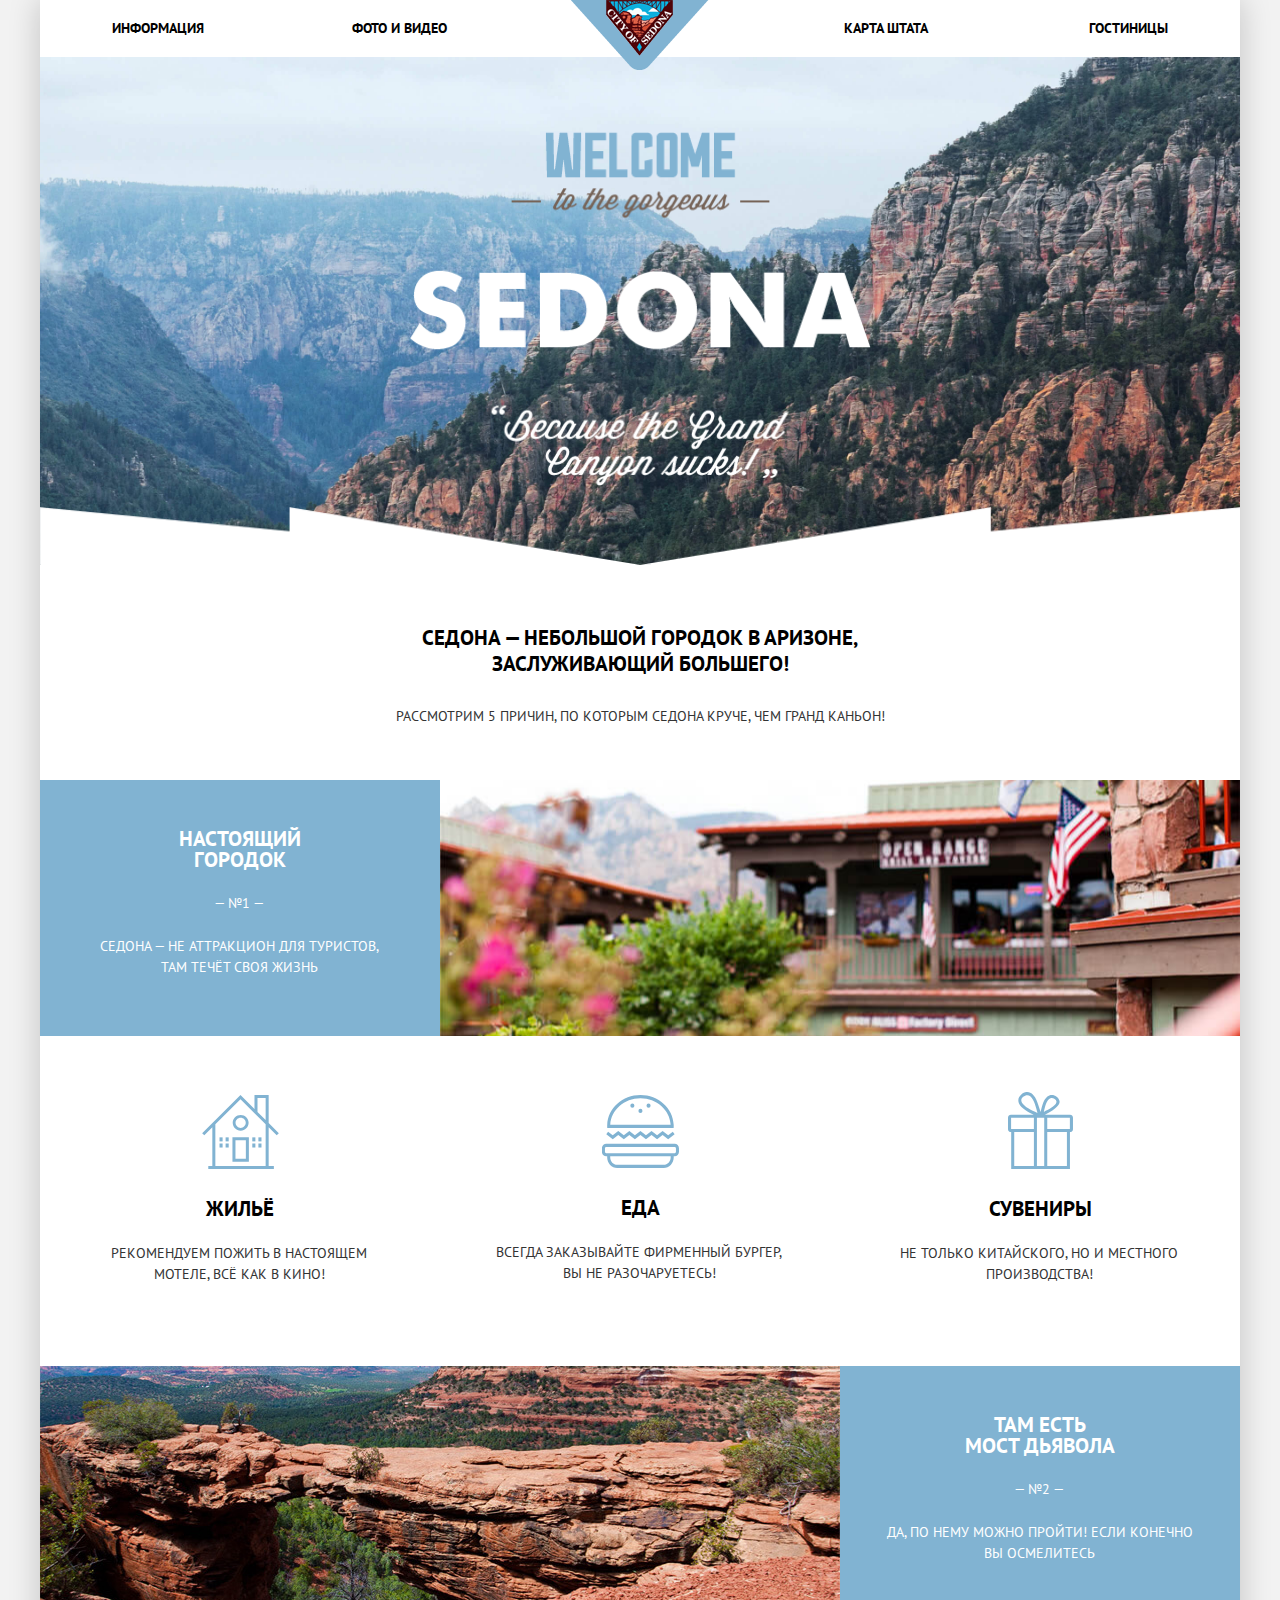
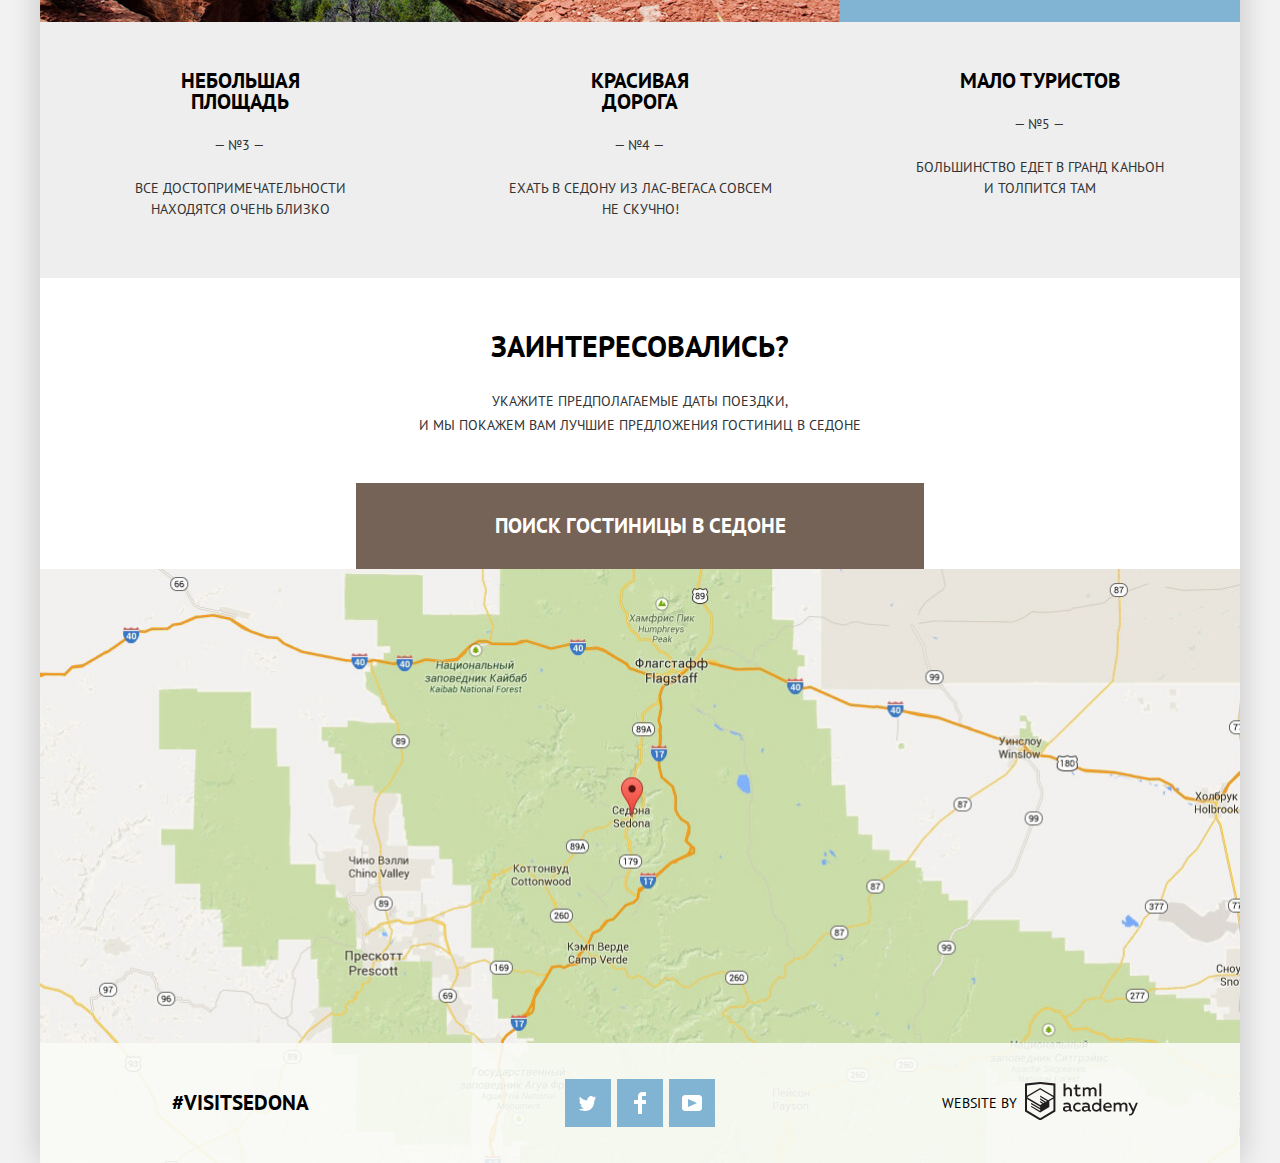
<file: index.html>
<!DOCTYPE html>
<html lang="ru">
  <head>
    <meta charset="utf-8">
    <title>HTML Academy: Седона</title>
    <link href="https://fonts.googleapis.com/css?family=PT+Sans:400,700&amp;subset=latin,cyrillic" rel="stylesheet">
    <link href="css/normalize.css" rel="stylesheet">
    <link href="css/style.css" rel="stylesheet">
  </head>
  <body>
    <div class="page-wrap">
    <header class="main-header">
      <nav class="main-navigation">
        <a class="main-header-logo">
          <img src="img/main-logo.png" width="138" height="70" alt="Логотип City of Sedona">
        </a>
        <ul class="main-header-menu">
          <li><a href="info.html">Информация</a></li>
          <li><a href="gallery.html">Фото и видео</a></li>
          <li><a href="map.html">Карта штата</a></li>
          <li><a href="hotels.html">Гостиницы</a></li>
        </ul>
      </nav>
    </header>

    <main class="main-content-container">
      <h1 class="visually-hidden">Sedona</h1>
      <div class="intro-container">
       <div class="main-content-banner">
        <img src="img/main-banner-words.png" width="461" height="354" alt="Welcome to Sedona">
       </div>
       <div class="main-content-intro">
         <p class="main-content-intro-title">Седона &mdash; небольшой городок в Аризоне, заслуживающий большего!</p>
         <p class="main-content-intro-tеxt">Рассмотрим 5 причин, по которым Седона круче, чем Гранд Каньон!</p>
       </div>
     </div>

      <section class="features">
        <h2 class="visually-hidden">Преимущества Седоны</h2>
        <div class="feature-item">
          <div class="feature-item-text feature-item-text-white">
           <h3>Настоящий городок</h3>
           <span>&mdash; №1 &mdash;</span>
           <p>Седона &mdash; не аттракцион для туристов, там течёт своя жизнь</p>
         </div>

          <div class="feature-item-picture feature-item-picture1">
            <span class="visually-hidden">Из жизни Седоны</span>
          </div>
        </div>

        <div class="feature-extra">
          <div class="feature-extra-item">
            <img src="img/icon-house.svg" width="77" height="75" alt="Дом">
            <h3>Жильё</h3>
            <p>Рекомендуем пожить в настоящем мотеле, всё как в кино!</p>
          </div>
          <div class="feature-extra-item">
            <img src="img/icon-burger.svg" width="77" height="72" alt="Бургер">
            <h3>Еда</h3>
            <p>Всегда заказывайте фирменный бургер, вы не разочаруетесь!</p>
          </div>
          <div class="feature-extra-item">
            <img src="img/icon-gift.svg" width="65" height="79" alt="Подарок">
            <h3>Сувениры</h3>
            <p>Не только китайского, но и местного производства!</p>
          </div>
        </div>

        <div class="feature-item">
          <div class="feature-item-text feature-item-text-white feature-bridge">
            <h3>Там есть<br> мост дьявола</h3>
            <span>&mdash; №2 &mdash;</span>
            <p>Да, по нему можно пройти! Если конечно вы осмелитесь</p>
          </div>
          <div class="feature-item-picture feature-item-picture2">
            <span class="visually-hidden">Мост дьявола</span>
          </div>
        </div>

        <div class="feature-item-other">
          <div class="feature-item-text feature-item-text-other">
            <h3>Небольшая площадь</h3>
            <span>&mdash; №3 &mdash;</span>
            <p>Все достопримечательности находятся очень близко</p>
          </div>
          <div class="feature-item-text feature-item-text-other">
            <h3>Красивая дорога</h3>
            <span>&mdash; №4 &mdash;</span>
            <p>Ехать в Седону из Лас-Вегаса совсем не скучно!</p>
          </div>
          <div class="feature-item-text feature-item-text-other">
            <h3>Мало туристов</h3>
            <span>&mdash; №5 &mdash;</span>
            <p>Большинство едет в Гранд Каньон и толпится там</p>
          </div>
        </div>
      </section>

      <section class="search-section">
        <div class="search-section-container">
         <h2 class="visually-hidden">Поиск гостиницы</h2>
         <p class="search-section-title">Заинтересовались?</p>
         <p>Укажите предполагаемые даты поездки,<br> и мы покажем вам лучшие предложения гостиниц в Седоне</p>
         <button class="button button-brown search-section-button" type="button">Поиск гостиницы в Седоне</button>
        </div>
      </section>
      <div class="main-content-map">
        <span class="visually-hidden">Карта Седоны</span>
        <section class="modal modal-search-form">
          <h3 class="visually-hidden">Форма поиска гостиницы</h3>
          <form class="search-form" action="https://echo.htmlacademy.ru" method="get">
            <div class="date-field-container">
              <label class="date-field-label" for="arrival-date-id">Дата заезда:</label>
              <input class="date-field" type="text" name="arrival-date" id="arrival-date-id" placeholder="24 апреля 2017" pattern="[0-9]{1,2}\s[А-Яа-яЁё]{3,}\s[0-9]{4}">
              <button class="date-field-icon" type="button">
                <svg class="date-field-icon-svg" xmlns="http://www.w3.org/2000/svg" width="21" height="22" viewBox="0 0 21 22"><path d="M19.251 2.025h-2.845V.648c0-.381-.294-.689-.656-.689-.363 0-.656.308-.656.689v1.377h-3.938V.648c0-.381-.294-.689-.655-.689-.363 0-.657.308-.657.689v1.377H5.906V.648c0-.381-.294-.689-.656-.689-.363 0-.657.308-.657.689v1.377H1.75C.784 2.025 0 2.847 0 3.862v16.302C0 21.179.784 22 1.75 22h17.501c.966 0 1.749-.821 1.749-1.836V3.862c0-1.015-.783-1.837-1.749-1.837zm.437 18.139a.448.448 0 0 1-.437.459H1.75a.45.45 0 0 1-.438-.459V3.862a.45.45 0 0 1 .438-.459h2.844v1.378c0 .381.294.689.657.689.362 0 .656-.308.656-.689V3.403h3.938v1.378c0 .381.294.689.657.689.361 0 .655-.308.655-.689V3.403h3.938v1.378c0 .381.293.689.656.689.362 0 .656-.308.656-.689V3.403h2.845c.241 0 .437.206.437.459v16.302z" fill="#a9a9a9"/><path fill="#a9a9a9" d="M4.594 8.225h2.625v2.066H4.594zM4.594 11.668h2.625v2.067H4.594zM4.594 15.112h2.625v2.066H4.594zM9.188 15.112h2.625v2.066H9.188zM9.188 11.668h2.625v2.067H9.188zM9.188 8.225h2.625v2.066H9.188zM13.781 15.112h2.625v2.066h-2.625zM13.781 11.668h2.625v2.067h-2.625zM13.781 8.225h2.625v2.066h-2.625z"/></svg>
              </button>
            </div>
            <div class="date-field-container">
              <label class="date-field-label" for="departure-date-id">Дата выезда:</label>
              <input class="date-field" type="text" name="departure-date" id="departure-date-id" placeholder="4 июля 2017" pattern="[0-9]{1,2}\s[А-Яа-яЁё]{3,}\s[0-9]{4}">
              <button class="date-field-icon" type="button">
                <svg xmlns="http://www.w3.org/2000/svg" width="21" height="22" viewBox="0 0 21 22"><path d="M19.251 2.025h-2.845V.648c0-.381-.294-.689-.656-.689-.363 0-.656.308-.656.689v1.377h-3.938V.648c0-.381-.294-.689-.655-.689-.363 0-.657.308-.657.689v1.377H5.906V.648c0-.381-.294-.689-.656-.689-.363 0-.657.308-.657.689v1.377H1.75C.784 2.025 0 2.847 0 3.862v16.302C0 21.179.784 22 1.75 22h17.501c.966 0 1.749-.821 1.749-1.836V3.862c0-1.015-.783-1.837-1.749-1.837zm.437 18.139a.448.448 0 0 1-.437.459H1.75a.45.45 0 0 1-.438-.459V3.862a.45.45 0 0 1 .438-.459h2.844v1.378c0 .381.294.689.657.689.362 0 .656-.308.656-.689V3.403h3.938v1.378c0 .381.294.689.657.689.361 0 .655-.308.655-.689V3.403h3.938v1.378c0 .381.293.689.656.689.362 0 .656-.308.656-.689V3.403h2.845c.241 0 .437.206.437.459v16.302z" fill="#a9a9a9"/><path d="M4.594 8.225h2.625v2.066H4.594zM4.594 11.668h2.625v2.067H4.594zM4.594 15.112h2.625v2.066H4.594zM9.188 15.112h2.625v2.066H9.188zM9.188 11.668h2.625v2.067H9.188zM9.188 8.225h2.625v2.066H9.188zM13.781 15.112h2.625v2.066h-2.625zM13.781 11.668h2.625v2.067h-2.625zM13.781 8.225h2.625v2.066h-2.625z" fill="#a9a9a9"/></svg>
              </button>
            </div>
            <div class="people-amount-container">
              <div class="people-amount-field-container">
               <label class="people-amount-field-label" for="adults-amount-id">Взрослые:</label>
               <div class="people-amount">
                 <button class="people-amount-button less-amount-button" type="button" id="less-first" value="Уменьшить"> &ndash; </button>
                 <input class="people-amount-field" type="text" name="adults-amount" id="adults-amount-id" placeholder="2" pattern="[0-9]{1,}">
                 <button class="people-amount-button more-amount-button" type="button" id="more-first" value="Увеличить"> + </button>
               </div>
             </div>

             <div class="people-amount-field-container">
               <label class="people-amount-field-label child-amount-label" for="child-amount-id">Дети:</label>
               <div class="people-amount">
                 <button class="people-amount-button less-amount-button" type="button" id="less-second" value="Уменьшить"> &ndash; </button>
                 <input class="people-amount-field" type="text" name="child-amount" id="child-amount-id" placeholder="0" pattern="[0-9]{1,}">
                 <button class="people-amount-button more-amount-button" type="button" id="more-second" value="Увеличить"> + </button>
               </div>
             </div>
            </div>
            <button class="button button-blue search-section-button" type="submit">Найти</button>
          </form>
        </section>
        <iframe src="https://www.google.com/maps/embed?pb=!1m18!1m12!1m3!1d993128.4296320636!2d-112.43373894273469!3d35.152125900203366!2m3!1f0!2f0!3f0!3m2!1i1024!2i768!4f13.1!3m3!1m2!1s0x872da132f942b00d%3A0x5548c523fa6c8efd!2z0KHQtdC00L7QvdCwLCDQkNGA0LjQt9C-0L3QsCA4NjMzNiwg0KHQqNCQ!5e0!3m2!1sru!2sru!4v1530012730404" height="586" style="border:0" allowfullscreen></iframe>
      </div>
    </main>

    <footer class="main-footer">
      <span class="footer-sedona-tag">#visitsedona</span>
      <ul class="footer-social">
        <li>
          <a class="social-button" href="#">
            <span class="visually-hidden">Twitter</span>
            <svg xmlns="http://www.w3.org/2000/svg" xmlns:xlink="http://www.w3.org/1999/xlink" x="0px" y="0px"
        	 width="17px" height="15px" viewBox="0 0 17 15" enable-background="new 0 0 17 15" xml:space="preserve">
              <g id="W6EeEF_1_">
          	  <g>
        		  <path fill="#FFFFFF" d="M10.95,0.144c1.685-0.496,2.984,0.27,3.577,1.179c0.673-0.231,1.331-0.481,2.011-0.708
        			c-0.004,0.861-0.522,1.513-0.857,1.768c0.685,0.17,1.304-0.491,1.304-0.491c-0.169,1-1.006,1.788-1.563,2.024
        			c-0.231,6.75-3.175,11.217-10.077,11.082c-0.522,0,0.075,0-0.446,0c-0.41,0-4.164-0.46-4.898-1.887
        			c2.271,0.196,3.893-0.422,4.693-1.177c-0.96-0.3-2.679-0.477-2.979-2.95C2.064,9.09,2.279,9.212,2.905,9.103
        			C1.705,8.247,0.374,7.53,0.448,5.33c0.285,0.328,1.067,0.536,1.34,0.472c-0.703-0.241-1.97-3.36-0.894-4.952
        			c1.818,1.854,3.735,3.606,7.152,3.773C8.254,2.33,9.183,0.793,10.95,0.144z"/>
        	    </g>
              </g>
            </svg>
          </a>
        </li>
        <li>
          <a class="social-button" href="#">
            <span class="visually-hidden">Facebook</span>
            <svg xmlns="http://www.w3.org/2000/svg" xmlns:xlink="http://www.w3.org/1999/xlink" x="0px" y="0px"
        	 width="12px" height="22px" viewBox="0 0 12 22" enable-background="new 0 0 12 22" xml:space="preserve">
              <path fill="#FFFFFF" d="M12,4V0H8C5.791,0,4,1.791,4,4v4H0v4h4v10h4V12h4V8H8V4H12z"/>
            </svg>
          </a>
        </li>
        <li>
          <a class="social-button" href="#">
            <span class="visually-hidden">Youtube</span>
            <svg xmlns="http://www.w3.org/2000/svg" xmlns:xlink="http://www.w3.org/1999/xlink" x="0px" y="0px"
        	 width="20px" height="16px" viewBox="0 0 20 16" enable-background="new 0 0 20 16" xml:space="preserve">
              <path fill="#FFFFFF" d="M17,0H3C1.35,0,0,1.35,0,3v10c0,1.65,1.35,3,3,3h14c1.65,0,3-1.35,3-3V3C20,1.35,18.65,0,17,0z
        	 M6.027,11.998V4.002L15.014,8L6.027,11.998z"/>
            </svg>
          </a>
        </li>
      </ul>
      <p class="footer-copyright">
        Website by
        <a href="https://htmlacademy.ru/intensive/htmlcss">
          <svg data-name="Layer 1" xmlns="http://www.w3.org/2000/svg" viewBox="0 0 108.08 36.85"><title>logo-htmlacademy-small1</title><path d="M44.61,26.88a2,2,0,0,0,.55-0.1v1.33a3.25,3.25,0,0,1-1.18.21,1.67,1.67,0,0,1-1.67-1,4.84,4.84,0,0,1-3.14,1.08c-1.51,0-2.91-.83-2.91-2.55,0-2.13,2-2.79,3.71-2.79a11.08,11.08,0,0,1,2.17.25v-0.3c0-1-.76-1.77-2.19-1.77a7.42,7.42,0,0,0-3,.64v-1.7a10.21,10.21,0,0,1,3.19-.55c2.36,0,3.81,1.12,3.81,3.65v3a0.54,0.54,0,0,0,.49.59h0.17Zm-6.44-1.13A1.35,1.35,0,0,0,39.63,27h0.11a3.39,3.39,0,0,0,2.41-1V24.58a9.72,9.72,0,0,0-1.81-.21c-1,0-2.16.33-2.16,1.38h0Zm12.36-6.11a5,5,0,0,1,2.57.64V22a4.08,4.08,0,0,0-2.3-.7,2.75,2.75,0,1,0,0,5.49,5,5,0,0,0,2.43-.64v1.71a6.27,6.27,0,0,1-2.76.57A4.21,4.21,0,0,1,46,24.51q0-.21,0-0.41a4.32,4.32,0,0,1,4.18-4.46h0.38Zm12.17,7.24a2,2,0,0,0,.55-0.1v1.33a3.25,3.25,0,0,1-1.18.21,1.67,1.67,0,0,1-1.67-1,4.84,4.84,0,0,1-3.14,1.08c-1.51,0-2.91-.83-2.91-2.55,0-2.13,2-2.79,3.71-2.79a11.08,11.08,0,0,1,2.17.25v-0.3c0-1-.76-1.77-2.19-1.77a7.42,7.42,0,0,0-3,.64v-1.7a10.21,10.21,0,0,1,3.19-.55c2.36,0,3.81,1.12,3.81,3.65v3a0.54,0.54,0,0,0,.49.59h0.17Zm-6.44-1.13A1.35,1.35,0,0,0,57.73,27h0.11a3.39,3.39,0,0,0,2.41-1V24.58a9.72,9.72,0,0,0-1.81-.21c-1.06,0-2.16.33-2.16,1.38h0ZM73,16V28.2H71.35V26.88a3.88,3.88,0,0,1-3.19,1.54,4.4,4.4,0,0,1,0-8.78,3.81,3.81,0,0,1,3,1.3V16H73Zm-4.53,5.22a2.76,2.76,0,1,0,0,5.52A2.86,2.86,0,0,0,71.15,25V23A2.91,2.91,0,0,0,68.49,21.27ZM79,19.64c3.31,0,4.46,2.68,3.92,5.09H76.7c0.21,1.5,1.67,2.11,3.19,2.11a6.11,6.11,0,0,0,2.64-.59v1.6a7.14,7.14,0,0,1-3,.57C77,28.42,74.78,27,74.78,24a4.18,4.18,0,0,1,4-4.39H79Zm0.09,1.54a2.28,2.28,0,0,0-2.44,2.1v0.06H81.3A2,2,0,0,0,79.13,21.18Zm5.73,7V19.87h1.65v1a3.81,3.81,0,0,1,2.78-1.27A2.86,2.86,0,0,1,91.89,21a4.12,4.12,0,0,1,2.91-1.33A3.06,3.06,0,0,1,98,23V28.2h-1.9V23.05a1.59,1.59,0,0,0-1.42-1.75H94.42a2.8,2.8,0,0,0-2.07,1.12V28.2h-1.9V23.05A1.59,1.59,0,0,0,89,21.31H88.8a3,3,0,0,0-2.21,1.29v5.63H84.86Zm21.31-8.33h1.9l-3.91,9.46c-0.9,2.17-2.09,2.86-3.35,2.86a4.76,4.76,0,0,1-1.1-.14V30.46a2.86,2.86,0,0,0,.85.12c0.9,0,1.58-.64,2.07-1.9l0.17-.42-4-8.4h2l2.86,6.29ZM38.73,1.46V6.22a3.81,3.81,0,0,1,2.7-1.14,3.25,3.25,0,0,1,3.44,3.4v5.15H43V8.72a1.81,1.81,0,0,0-1.61-2h-0.3a2.93,2.93,0,0,0-2.32,1.39v5.52h-1.9V1.46h1.9ZM49.94,2.31v3h3V6.91h-3v3.81c0,1.1.5,1.46,1.58,1.46a4.49,4.49,0,0,0,1.69-.33v1.6A6.8,6.8,0,0,1,51,13.8a2.55,2.55,0,0,1-2.86-2.74V6.89H46.58V5.26h1.5V2.74Zm5.4,11.31V5.28H57v1A3.81,3.81,0,0,1,59.77,5a2.86,2.86,0,0,1,2.6,1.33A4.12,4.12,0,0,1,65.28,5,3.06,3.06,0,0,1,68.44,8.4v5.21h-1.9V8.46a1.59,1.59,0,0,0-1.42-1.75H64.89a2.8,2.8,0,0,0-2.07,1.12v5.78h-1.9V8.46A1.59,1.59,0,0,0,59.5,6.71H59.27A3,3,0,0,0,57.06,8v5.63H55.34ZM71.17,1.45H73V13.6H71.17V1.45ZM14.71,0H14.55L0,1.54V28.21l14.55,8.66,14.55-8.66V1.54Zm12.5,27.1L14.55,34.64,1.9,27.12V16.18l12.59,7.5V25L5.86,19.9v1.31l8.68,5.21v1.39L5.87,22.65V24l8.68,5.21,8.75-5.24V18.31L27.2,16V27.12Zm0-12.53-3.48,2-1.6,1L14.51,13v1.31L21,18.23H21l-0.14.09-1,.54-5.37-3.2V17l4.24,2.52-1,.67-3.2-1.9v1.31l2.1,1.24L14.5,22.1,2,14.65,14.51,7.11Zm0-1.32L14.49,5.76,1.91,13.25v-10L14.56,1.92,27.21,3.25v10h0Z" transform="translate(0 -0.02)" fill="#231f20"/></svg>
        </a>
      </p>
    </footer>
  </div>
  <script src="js/script.js"></script>
  </body>
</html>
</file>
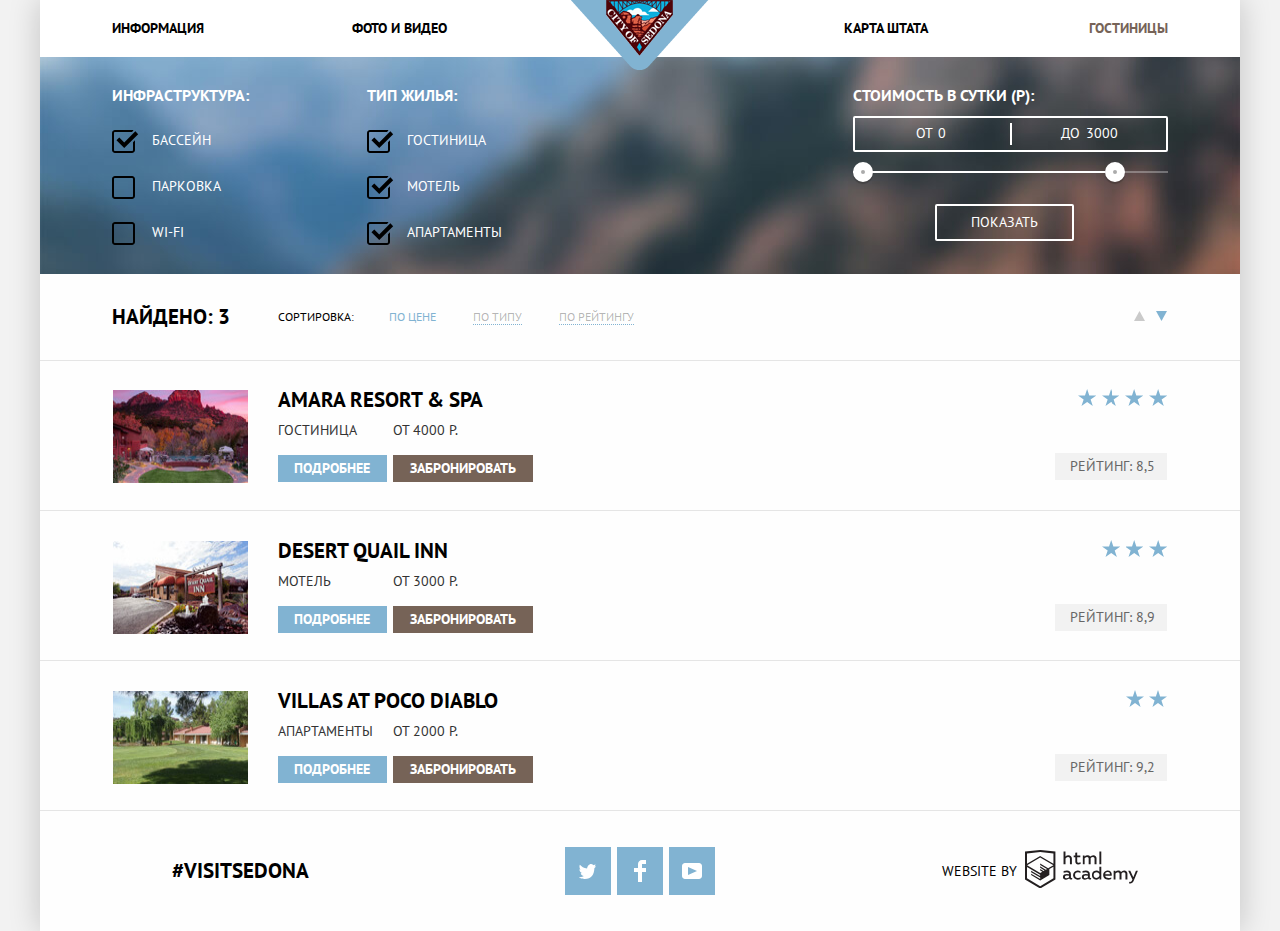
<file: hotels.html>
<!DOCTYPE html>
<html lang="ru">
  <head>
    <meta charset="utf-8">
    <title>Седона: Гостиницы</title>
    <link href="https://fonts.googleapis.com/css?family=PT+Sans:400,700&amp;subset=latin,cyrillic" rel="stylesheet">
    <link href="css/normalize.css" rel="stylesheet">
    <link href="css/style.css" rel="stylesheet">
  </head>
  <body>
    <div class="page-wrap">
    <header class="main-header">
      <nav class="main-navigation">
        <a class="main-header-logo" href="index.html">
          <img src="img/main-logo.png" width="138" height="70" alt="Логотип City of Sedona">
        </a>
        <ul class="main-header-menu">
          <li><a href="info.html">Информация</a></li>
          <li><a href="gallery.html">Фото и видео</a></li>
          <li><a href="map.html">Карта штата</a></li>
          <li class="main-header-menu-current"><a>Гостиницы</a></li>
        </ul>
      </nav>
    </header>

    <main class="main-content-container">
      <h1 class="visually-hidden">Гостиницы</h1>

      <section class="filters">
        <h2 class="visually-hidden">Фильтр по гостиницам</h2>
        <form class="filters-form" action="https://echo.htmlacademy.ru" method="get">
         <div class="filters-form-container">
          <fieldset class="filters-form-item">
            <legend class="filters-form-item-title">Инфраструктура:</legend>
            <ul class="filters-form-item-list">
              <li class="filter-option">
                <input class="visually-hidden filter-input filter-input-checkbox" type="checkbox" name="pool" id="pool-id" checked>
                <label class="filter-input-checkbox-label" for="pool-id">Бассейн</label>
              </li>
              <li class="filter-option">
                <input class="visually-hidden filter-input filter-input-checkbox" type="checkbox" name="parking" id="parking-id">
                <label class="filter-input-checkbox-label" for="parking-id">Парковка</label>
              </li>
              <li class="filter-option">
                <input class="visually-hidden filter-input filter-input-checkbox" type="checkbox" name="wi-fi" id="wi-fi-id">
                <label class="filter-input-checkbox-label" for="wi-fi-id">Wi-fi</label>
              </li>
            </ul>
          </fieldset>
          <fieldset class="filters-form-item">
            <legend class="filters-form-item-title">Тип жилья:</legend>
            <ul class="filters-form-item-list">
              <li class="filter-option">
                <input class="visually-hidden filter-input filter-input-checkbox" type="checkbox" name="hotel" id="hotel-id" checked>
                <label class="filter-input-checkbox-label" for="hotel-id">Гостиница</label>
              </li>
              <li class="filter-option">
                <input class="visually-hidden filter-input filter-input-checkbox" type="checkbox" name="motel" id="motel-id" checked>
                <label class="filter-input-checkbox-label" for="motel-id">Мотель</label>
              </li>
              <li class="filter-option">
                <input class="visually-hidden filter-input filter-input-checkbox" type="checkbox" name="apartments" id="apartments-id" checked>
                <label class="filter-input-checkbox-label" for="apartments-id">Апартаменты</label>
              </li>
            </ul>
          </fieldset>
        </div>
        <div class="hotel-cost-container">
          <div class="hotel-cost-title">Стоимость в сутки (р):</div>
          <div class="price-controls">
            <label class="min-price">от <input type="text" name="min-price" value="0"></label>
            <label class="max-price">до <input type="text" name="max-price" value="3000"></label>
          </div>
          <div class="range-controls">
            <div class="scale">
            <div class="bar"></div>
            </div>
            <div class="range-toggle range-toggle-min"></div>
            <div class="range-toggle range-toggle-max"></div>
          </div>
          <button class="button filter-button" type="submit">Показать</button>
        </div>
       </form>
      </section>

      <section class="results-info">
       <h2 class="visually-hidden">Результаты поиска</h2>
       <div class="results-container">
        <span class="results-amount">Найдено: 3</span>
        <span class="results-sorting-title">Сортировка:</span>
        <ul class="results-sorting">
          <li><a class="results-sorting-active">по цене</a></li>
          <li><a class="results-sorting-inactive" href="#">по типу</a></li>
          <li><a class="results-sorting-inactive" href="#">по рейтингу</a></li>
        </ul>
       </div>
       <div class="results-switch">
          <a class="results-switch-item" href="#"><span class="visually-hidden">По возрастанию</span>
            <svg xmlns="http://www.w3.org/2000/svg" xmlns:xlink="http://www.w3.org/1999/xlink" x="0px" y="0px"
          	 width="11px" height="10px" viewBox="0 0 11 10" enable-background="new 0 0 11 10" xml:space="preserve">
              <polygon fill="#cacaca" points="5.5,0 0,10 11,10 "/>
            </svg>
         </a>
          <a class="results-switch-item current"><span class="visually-hidden">По убыванию</span>
            <svg xmlns="http://www.w3.org/2000/svg" xmlns:xlink="http://www.w3.org/1999/xlink" x="0px" y="0px"
            	 width="11px" height="10px" viewBox="0 0 11 10" enable-background="new 0 0 11 10" xml:space="preserve">
              <polyline fill="#81b3d2" points="5.5,10 0,0 11,0 "/>
            </svg>
          </a>
       </div>
      </section>

      <section class="hotels-list">
        <div class="hotels-list-item">
          <img src="img/amara-hotel.jpg" width="135" height="93" alt="Amara Resort &amp; Spa">
          <div class="hotel-description-container">
           <h3><a class="hotel-name" href="#">Amara Resort &amp; Spa</a></h3>
           <div class="hotel-type">
            <span class="hotel-description">Гостиница</span>
            <span class="hotel-description">от 4000 p.</span>
           </div>
           <div class="hotels-list-item-navigation">
             <a class="button button-blue hotel-button" href="#">Подробнее</a>
             <a class="button button-brown hotel-button" href="#">Забронировать</a>
           </div>
          </div>
          <div class="hotels-list-item-rating">
            <span class="hotel-rating-info hotel-rating-info-amara">Рейтинг: 8,5</span>
          </div>
        </div>
        <div class="hotels-list-item">
          <img src="img/desert-hotel.jpg" width="135" height="93" alt="Desert Quail Inn">
          <div class="hotel-description-container">
           <h3><a class="hotel-name" href="#">Desert Quail Inn</a></h3>
           <div class="hotel-type">
            <span class="hotel-description">Мотель</span>
            <span class="hotel-description">от 3000 p.</span>
          </div>
           <div class="hotels-list-item-navigation">
             <a class="button button-blue hotel-button" href="#">Подробнее</a>
             <a class="button button-brown hotel-button" href="#">Забронировать</a>
           </div>
          </div>
          <div class="hotels-list-item-rating">
            <span class="hotel-rating-info hotel-rating-info-desert">Рейтинг: 8,9</span>
          </div>
        </div>
        <div class="hotels-list-item">
          <img src="img/villas-hotel.jpg" width="135" height="93" alt="Villas at Poco Diablo">
          <div class="hotel-description-container">
           <h3><a class="hotel-name" href="#">Villas at Poco Diablo</a></h3>
           <div class="hotel-type">
             <span class="hotel-description">Апартаменты</span>
             <span class="hotel-description">от 2000 p.</span>
           </div>
           <div class="hotels-list-item-navigation">
             <a class="button button-blue hotel-button" href="#">Подробнее</a>
             <a class="button button-brown hotel-button" href="#">Забронировать</a>
           </div>
          </div>
          <div class="hotels-list-item-rating">
          <span class="hotel-rating-info hotel-rating-info-villas">Рейтинг: 9,2</span>
          </div>
        </div>
      </section>
    </main>

    <footer class="main-footer inner-footer">
      <span class="footer-sedona-tag">#visitsedona</span>
      <ul class="footer-social">
        <li>
          <a class="social-button" href="#">
            <span class="visually-hidden">Twitter</span>
            <svg xmlns="http://www.w3.org/2000/svg" xmlns:xlink="http://www.w3.org/1999/xlink" x="0px" y="0px"
        	 width="17px" height="15px" viewBox="0 0 17 15" enable-background="new 0 0 17 15" xml:space="preserve">
              <g id="W6EeEF_1_">
          	  <g>
        		  <path fill="#FFFFFF" d="M10.95,0.144c1.685-0.496,2.984,0.27,3.577,1.179c0.673-0.231,1.331-0.481,2.011-0.708
        			c-0.004,0.861-0.522,1.513-0.857,1.768c0.685,0.17,1.304-0.491,1.304-0.491c-0.169,1-1.006,1.788-1.563,2.024
        			c-0.231,6.75-3.175,11.217-10.077,11.082c-0.522,0,0.075,0-0.446,0c-0.41,0-4.164-0.46-4.898-1.887
        			c2.271,0.196,3.893-0.422,4.693-1.177c-0.96-0.3-2.679-0.477-2.979-2.95C2.064,9.09,2.279,9.212,2.905,9.103
        			C1.705,8.247,0.374,7.53,0.448,5.33c0.285,0.328,1.067,0.536,1.34,0.472c-0.703-0.241-1.97-3.36-0.894-4.952
        			c1.818,1.854,3.735,3.606,7.152,3.773C8.254,2.33,9.183,0.793,10.95,0.144z"/>
        	    </g>
              </g>
            </svg>
          </a>
        </li>
        <li>
          <a class="social-button" href="#">
            <span class="visually-hidden">Facebook</span>
            <svg xmlns="http://www.w3.org/2000/svg" xmlns:xlink="http://www.w3.org/1999/xlink" x="0px" y="0px"
        	 width="12px" height="22px" viewBox="0 0 12 22" enable-background="new 0 0 12 22" xml:space="preserve">
              <path fill="#FFFFFF" d="M12,4V0H8C5.791,0,4,1.791,4,4v4H0v4h4v10h4V12h4V8H8V4H12z"/>
            </svg>
          </a>
        </li>
        <li>
          <a class="social-button" href="#">
            <span class="visually-hidden">Youtube</span>
            <svg xmlns="http://www.w3.org/2000/svg" xmlns:xlink="http://www.w3.org/1999/xlink" x="0px" y="0px"
        	 width="20px" height="16px" viewBox="0 0 20 16" enable-background="new 0 0 20 16" xml:space="preserve">
              <path fill="#FFFFFF" d="M17,0H3C1.35,0,0,1.35,0,3v10c0,1.65,1.35,3,3,3h14c1.65,0,3-1.35,3-3V3C20,1.35,18.65,0,17,0z
        	 M6.027,11.998V4.002L15.014,8L6.027,11.998z"/>
            </svg>
          </a>
        </li>
      </ul>
      <p class="footer-copyright">
        Website by
        <a href="https://htmlacademy.ru/intensive/htmlcss">
          <svg data-name="Layer 1" xmlns="http://www.w3.org/2000/svg" viewBox="0 0 108.08 36.85"><title>logo-htmlacademy-small1</title><path d="M44.61,26.88a2,2,0,0,0,.55-0.1v1.33a3.25,3.25,0,0,1-1.18.21,1.67,1.67,0,0,1-1.67-1,4.84,4.84,0,0,1-3.14,1.08c-1.51,0-2.91-.83-2.91-2.55,0-2.13,2-2.79,3.71-2.79a11.08,11.08,0,0,1,2.17.25v-0.3c0-1-.76-1.77-2.19-1.77a7.42,7.42,0,0,0-3,.64v-1.7a10.21,10.21,0,0,1,3.19-.55c2.36,0,3.81,1.12,3.81,3.65v3a0.54,0.54,0,0,0,.49.59h0.17Zm-6.44-1.13A1.35,1.35,0,0,0,39.63,27h0.11a3.39,3.39,0,0,0,2.41-1V24.58a9.72,9.72,0,0,0-1.81-.21c-1,0-2.16.33-2.16,1.38h0Zm12.36-6.11a5,5,0,0,1,2.57.64V22a4.08,4.08,0,0,0-2.3-.7,2.75,2.75,0,1,0,0,5.49,5,5,0,0,0,2.43-.64v1.71a6.27,6.27,0,0,1-2.76.57A4.21,4.21,0,0,1,46,24.51q0-.21,0-0.41a4.32,4.32,0,0,1,4.18-4.46h0.38Zm12.17,7.24a2,2,0,0,0,.55-0.1v1.33a3.25,3.25,0,0,1-1.18.21,1.67,1.67,0,0,1-1.67-1,4.84,4.84,0,0,1-3.14,1.08c-1.51,0-2.91-.83-2.91-2.55,0-2.13,2-2.79,3.71-2.79a11.08,11.08,0,0,1,2.17.25v-0.3c0-1-.76-1.77-2.19-1.77a7.42,7.42,0,0,0-3,.64v-1.7a10.21,10.21,0,0,1,3.19-.55c2.36,0,3.81,1.12,3.81,3.65v3a0.54,0.54,0,0,0,.49.59h0.17Zm-6.44-1.13A1.35,1.35,0,0,0,57.73,27h0.11a3.39,3.39,0,0,0,2.41-1V24.58a9.72,9.72,0,0,0-1.81-.21c-1.06,0-2.16.33-2.16,1.38h0ZM73,16V28.2H71.35V26.88a3.88,3.88,0,0,1-3.19,1.54,4.4,4.4,0,0,1,0-8.78,3.81,3.81,0,0,1,3,1.3V16H73Zm-4.53,5.22a2.76,2.76,0,1,0,0,5.52A2.86,2.86,0,0,0,71.15,25V23A2.91,2.91,0,0,0,68.49,21.27ZM79,19.64c3.31,0,4.46,2.68,3.92,5.09H76.7c0.21,1.5,1.67,2.11,3.19,2.11a6.11,6.11,0,0,0,2.64-.59v1.6a7.14,7.14,0,0,1-3,.57C77,28.42,74.78,27,74.78,24a4.18,4.18,0,0,1,4-4.39H79Zm0.09,1.54a2.28,2.28,0,0,0-2.44,2.1v0.06H81.3A2,2,0,0,0,79.13,21.18Zm5.73,7V19.87h1.65v1a3.81,3.81,0,0,1,2.78-1.27A2.86,2.86,0,0,1,91.89,21a4.12,4.12,0,0,1,2.91-1.33A3.06,3.06,0,0,1,98,23V28.2h-1.9V23.05a1.59,1.59,0,0,0-1.42-1.75H94.42a2.8,2.8,0,0,0-2.07,1.12V28.2h-1.9V23.05A1.59,1.59,0,0,0,89,21.31H88.8a3,3,0,0,0-2.21,1.29v5.63H84.86Zm21.31-8.33h1.9l-3.91,9.46c-0.9,2.17-2.09,2.86-3.35,2.86a4.76,4.76,0,0,1-1.1-.14V30.46a2.86,2.86,0,0,0,.85.12c0.9,0,1.58-.64,2.07-1.9l0.17-.42-4-8.4h2l2.86,6.29ZM38.73,1.46V6.22a3.81,3.81,0,0,1,2.7-1.14,3.25,3.25,0,0,1,3.44,3.4v5.15H43V8.72a1.81,1.81,0,0,0-1.61-2h-0.3a2.93,2.93,0,0,0-2.32,1.39v5.52h-1.9V1.46h1.9ZM49.94,2.31v3h3V6.91h-3v3.81c0,1.1.5,1.46,1.58,1.46a4.49,4.49,0,0,0,1.69-.33v1.6A6.8,6.8,0,0,1,51,13.8a2.55,2.55,0,0,1-2.86-2.74V6.89H46.58V5.26h1.5V2.74Zm5.4,11.31V5.28H57v1A3.81,3.81,0,0,1,59.77,5a2.86,2.86,0,0,1,2.6,1.33A4.12,4.12,0,0,1,65.28,5,3.06,3.06,0,0,1,68.44,8.4v5.21h-1.9V8.46a1.59,1.59,0,0,0-1.42-1.75H64.89a2.8,2.8,0,0,0-2.07,1.12v5.78h-1.9V8.46A1.59,1.59,0,0,0,59.5,6.71H59.27A3,3,0,0,0,57.06,8v5.63H55.34ZM71.17,1.45H73V13.6H71.17V1.45ZM14.71,0H14.55L0,1.54V28.21l14.55,8.66,14.55-8.66V1.54Zm12.5,27.1L14.55,34.64,1.9,27.12V16.18l12.59,7.5V25L5.86,19.9v1.31l8.68,5.21v1.39L5.87,22.65V24l8.68,5.21,8.75-5.24V18.31L27.2,16V27.12Zm0-12.53-3.48,2-1.6,1L14.51,13v1.31L21,18.23H21l-0.14.09-1,.54-5.37-3.2V17l4.24,2.52-1,.67-3.2-1.9v1.31l2.1,1.24L14.5,22.1,2,14.65,14.51,7.11Zm0-1.32L14.49,5.76,1.91,13.25v-10L14.56,1.92,27.21,3.25v10h0Z" transform="translate(0 -0.02)" fill="#231f20"/></svg>
        </a>
      </p>
    </footer>
  </div>

  </body>
</html>
</file>
<file: css/style.css>
body {
  margin: 0;
  padding: 0;
  font-family: "PT Sans", Arial, sans-serif;
  font-size: 14px;
  line-height: 26px;
  font-weight: 700;
  color: #000000;
  text-transform: uppercase;
  background-color: #f2f2f2;
}

.page-wrap {
  display: -webkit-box;
  display: -ms-flexbox;
  display: flex;
  -webkit-box-orient: vertical;
  -webkit-box-direction: normal;
      -ms-flex-direction: column;
          flex-direction: column;
  -webkit-box-pack: center;
      -ms-flex-pack: center;
          justify-content: center;
  min-width: 768px;
  max-width: 1200px;
  margin: 0 auto;
  background-color: #ffffff;
  -webkit-box-shadow: 0px 0px 30px 0px rgba(0, 1, 1, 0.2);
          box-shadow: 0px 0px 30px 0px rgba(0, 1, 1, 0.2);
  overflow: hidden;
}

a {
  text-decoration: none;
}

img {
  max-width: 100%;
  height: auto;
}

.main-header {
  position: relative;
  margin: 0;
  padding: 0 6%;
}

.main-navigation {
  display: -webkit-box;
  display: -ms-flexbox;
  display: flex;
  -webkit-box-orient: vertical;
  -webkit-box-direction: normal;
      -ms-flex-direction: column;
          flex-direction: column;
  -webkit-box-align: center;
      -ms-flex-align: center;
          align-items: center;
  -webkit-box-pack: justify;
      -ms-flex-pack: justify;
          justify-content: space-between;
  margin: 0;
  padding: 0;
  color: #000000;
  background-color: #ffffff;
}

.main-header-logo {
  position: absolute;
  left: 50%;
  -webkit-transform: translateX(-69px);
      -ms-transform: translateX(-69px);
          transform: translateX(-69px);
}

.main-header-menu {
  display: -webkit-box;
  display: -ms-flexbox;
  display: flex;
  -webkit-box-orient: horizontal;
  -webkit-box-direction: normal;
      -ms-flex-direction: row;
          flex-direction: row;
  -webkit-box-pack: justify;
      -ms-flex-pack: justify;
          justify-content: flex-start;
  -webkit-box-align: center;
      -ms-flex-align: center;
          align-items: center;
  -ms-flex-item-align: stretch;
      align-self: stretch;
  -ms-flex-wrap: wrap;
      flex-wrap: wrap;
  padding: 15px 0 16px;
  margin: 0;
  list-style: none;
}

.main-header-menu li {
  width: 22.75%;
}

.main-header-menu li:nth-child(4n+2) {
  margin-right: 4.5%;
}

.main-header-menu li:nth-child(4n+3) {
  margin-left: 4.5%;
}

.main-header-menu li:nth-child(4n+3),
.main-header-menu li:nth-child(4n+4) {
  text-align: right;
}

.main-header-menu a {
  color: #000000;
}

.main-header-menu a:hover,
.main-header-menu a:focus {
  color: #81b3d2;
}

.main-header-menu a:active {
  color: #000000;
  opacity: 0.3;
}

.main-header-menu-current a,
.main-header-menu-current a:hover {
  color: #766357;
}

.intro-container {
  display: -webkit-box;
  display: -ms-flexbox;
  display: flex;
  margin: 0;
  padding: 0;
  -webkit-box-orient: vertical;
  -webkit-box-direction: normal;
      -ms-flex-direction: column;
          flex-direction: column;
  -webkit-box-align: center;
      -ms-flex-align: center;
          align-items: center;
}

.main-content-banner {
  min-height: 508px;
  text-align: center;
  width: 100%;
  margin: auto;
  background-image:
       url("../img/main-banner-mask.png"),
       url("../img/main-banner-back.jpg");
  background-size: 100% 58px, 100%;
  background-position: center bottom, center 28%;
  background-repeat: no-repeat;
  background-color: #2c3e45;
}

.main-content-banner img {
  padding-top: 75px;
}

.main-content-intro {
 width: 570px;
 margin: 0 auto;
 padding: 0;
}

.main-content-intro-title {
  font-size: 21px;
  line-height: 26px;
  text-align: center;
  margin: 0;
  padding: 0;
  padding-top: 60px;
  padding-bottom: 26px;
}

.main-content-intro-tеxt {
  color: #333333;
  font-weight: 400;
  text-align: center;
  margin: 0;
  padding: 0;
  margin-bottom: 51px;
}

.features {
  display: -webkit-box;
  display: -ms-flexbox;
  display: flex;
  -webkit-box-orient: vertical;
  -webkit-box-direction: normal;
      -ms-flex-direction: column;
          flex-direction: column;
  -webkit-box-pack: justify;
      -ms-flex-pack: justify;
          justify-content: space-between;
}

.feature-item,
.feature-item-other {
  display: -webkit-box;
  display: -ms-flexbox;
  display: flex;
  -webkit-box-orient: horizontal;
  -webkit-box-direction: normal;
      -ms-flex-direction: row;
          flex-direction: row;
  -webkit-box-align: stretch;
      -ms-flex-align: stretch;
          align-items: stretch;
  min-height: 256px;
}

.feature-extra {
  display: -webkit-box;
  display: -ms-flexbox;
  display: flex;
  -webkit-box-orient: horizontal;
  -webkit-box-direction: normal;
      -ms-flex-direction: row;
          flex-direction: row;
  -webkit-box-align: start;
      -ms-flex-align: start;
          align-items: flex-start;
  min-height: 330px;
}

.feature-item-text,
.feature-extra-item {
  display: -webkit-box;
  display: -ms-flexbox;
  display: flex;
  -webkit-box-orient: vertical;
  -webkit-box-direction: normal;
      -ms-flex-direction: column;
          flex-direction: column;
  -webkit-box-align: center;
      -ms-flex-align: center;
          align-items: center;
  width: 33.4%;
  text-align: center;
  padding-bottom: 35px;
}

.feature-item-picture {
  width: 66.7%;
  background-size: cover;
  background-position: center;
  background-repeat: no-repeat;
}

.feature-item-picture1 {
  background-image: url("../img/feature-first.jpg");
  background-color: #fbcbbf;
}

.feature-item-picture2 {
  background-image: url("../img/feature-second.jpg");
  background-color: #e9b8a1;
  -webkit-box-ordinal-group: 0;
      -ms-flex-order: -1;
          order: -1;
}

.feature-item-text h3,
.feature-extra-item h3 {
  font-size: 21px;
  line-height: 21px;
  max-width: 100%;
  -webkit-box-sizing: border-box;
         box-sizing: border-box;
}

.feature-item-text h3,
.feature-item-text p,
.feature-extra-item h3,
.feature-extra-item p,
.feature-extra-item img {
  margin: 0;
  padding: 0;
}

.feature-item-text span,
.feature-item-text p,
.feature-extra-item p {
  color: #333333;
  line-height: 21px;
  font-weight: 400;
  max-width: 71.55%;
  padding-left: 14%;
  padding-right: 14.45%;
}

.feature-item-text h3 {
  padding: 48px 28% 23px 28%;
}

.feature-extra-item h3 {
  padding-bottom: 24px;
  padding-top: 29px;
}

.feature-bridge h3 {
  padding-left: 20%;
  padding-right: 20%;
}

.feature-item-text p {
  padding-top: 22px;
}

.feature-bridge p {
  max-width: 80%;
  padding-left: 0;
  padding-right: 0;
}

.feature-item-text-other p {
  padding-left: 15%;
  padding-right: 15%;
}

.feature-item-text-other:nth-child(3) p {
  padding-left: 18%;
  padding-right: 18%;
}

.feature-item-text-other:nth-child(3) h3 {
  padding-left: 30%;
  padding-right: 30%;
}

.feature-extra-item img {
  padding-top: 59px;
}

.feature-extra-item:nth-child(3) img {
  padding-top: 56px;
}

.feature-item-text-white {
  color: #ffffff;
  background-color: #81b3d2;
}

.feature-item-text-white span,
.feature-item-text-white p {
  color: #ffffff;
}

.feature-item-other {
  background-color: #eeeeee;
}

.search-section {
  display: -webkit-box;
  display: -ms-flexbox;
  display: flex;
  -webkit-box-orient: vertical;
  -webkit-box-direction: normal;
      -ms-flex-direction: column;
          flex-direction: column;
  -webkit-box-pack: start;
      -ms-flex-pack: start;
          justify-content: flex-start;
  -webkit-box-align: center;
      -ms-flex-align: center;
          align-items: center;
  min-height: 291px;
  margin: 0;
  padding: 0;
}

.search-section-container {
  text-align: center;
}

.search-section p {
  color: #333333;
  line-height: 24px;
  font-weight: 400;
  text-align: center;
  margin: 0;
  padding: 0;
}

.search-section .search-section-title {
  color: #000000;
  font-size: 30px;
  line-height: 36px;
  font-weight: 700;
  margin-bottom: 25px;
  margin-top: 50px;
}

.search-section .button-brown {
  margin-top: 46px;
}

.button {
  font-family: "PT Sans", Arial, sans-serif;
  font-size: 14px;
  line-height: 21px;
  font-weight: 700;
  color: #ffffff;
  text-transform: uppercase;
  text-align: center;
  vertical-align: middle;
  border: none;
}

.search-section-button {
  font-size: 21px;
  line-height: 26px;
}

.search-section-button[type="button"] {
  width: 568px;
  padding-top: 30px;
  padding-bottom: 30px;
}

.search-section-button[type="submit"] {
  width: 458px;
  padding-top: 16px;
  padding-bottom: 16px;
  margin-top: 25px;
}

.button-brown {
  background-color: #766357;
}

.button-brown:hover,
.button-brown:focus {
  background-color: #604e43;
}

.button-brown:active {
  color: rgba(255, 255, 255, 0.3);
  background-color: #503e33;
}

.button-blue {
  background-color: #81b3d2;
}

.button-blue:hover,
.button-blue:focus {
  background-color: #669ec0;
}

.button-blue:active {
  color: rgba(255, 255, 255, 0.3);
  background-color: #5496bd;
}

.filter-button {
  display: block;
  margin: 0 26%;
  padding: 6px 34px;
  line-height: 21px;
  font-weight: 400;
  background-color: transparent;
  border: 2px solid #ffffff;
  border-radius: 2px;
  cursor: pointer;
}

.filter-button:hover,
.filter-button:focus {
  color: #000000;
  background-color: #ffffff;
}

.main-content-map {
  position: relative;
  width: 100%;
  min-width: 100%;
  min-height: 586px;
  background-image: url("../img/map.jpg");
  background-size: cover;
  background-repeat: no-repeat;
  background-color: #e9e5dc;
  margin-bottom: -120px;
  overflow: hidden;
  z-index: 1;
}

.main-content-map iframe {
  position: relative;
  width: 100%;
  min-width: 100%;
  z-index: 2;
  border: none;
}

.modal {
  color: #000000;
  background-color: #ffffff;
}

.modal-search-form {
  display: none;
  position: absolute;
  top: 0px;
  left: 50%;
  min-height: 284px;
  margin-left: -284px;
  padding: 55px;
  width: 458px;
  min-width: 458px;
  z-index: 3;
  -webkit-box-shadow: 0px 0px 30px 0px rgba(0, 1, 1, 0.2);
          box-shadow: 0px 0px 30px 0px rgba(0, 1, 1, 0.2);
}

.search-form > div {
  margin-bottom: 29px;
}

.search-form input[type="text"] {
  width: 346px;
  padding: 6px 13px;
  font: inherit;
  color: #000000;
  text-transform: uppercase;
  background-color: #f2f2f2;
  border: none;
  -webkit-box-sizing: border-box;
          box-sizing: border-box;
}

.search-form input[type="text"]::-webkit-input-placeholder {
   color: #000000;
}

.search-form input[type="text"]::-moz-placeholder {
   color: #000000;
   opacity: 1;
}

.search-form input[type="text"]:-ms-input-placeholder {
   color: #000000;
}

.search-form input[type="text"]:-moz-placeholder {
   color: #000000;
   opacity: 1;
}

.search-form input[type="text"]::placeholder {
   color: #000000;
}

.search-form input.date-field {
  padding-right: 40px;
  min-height: 38px;
}

.search-form input:hover {
  background-color: #ebebeb;
}

.search-form input:focus {
  background-color: #ffffff;
  outline: 2px solid #e5e5e5;
}

.date-field-container {
  position: relative;
}

.search-form label {
  display: inline-block;
  width: 98px;
  margin-top: 5px;
  margin-right: 10px;
  vertical-align: top;
}

.date-field-icon {
  position: absolute;
  top: 6.5px;
  right: 3px;
  background-color: transparent;
  border: none;
}

.date-field-icon:hover path,
.date-field-icon:focus path {
  fill: #000000;
}

.date-field-icon:active path {
  fill: #81b3d2;
}

.search-form input.people-amount-field {
  width: 37px;
}

.people-amount-container {
  display: -webkit-box;
  display: -ms-flexbox;
  display: flex;
  -webkit-box-orient: horizontal;
  -webkit-box-direction: normal;
      -ms-flex-direction: row;
          flex-direction: row;
  -webkit-box-pack: justify;
      -ms-flex-pack: justify;
          justify-content: space-between;
  -webkit-box-align: baseline;
      -ms-flex-align: baseline;
          align-items: baseline;
}

.people-amount-field-container {
  display: -webkit-box;
  display: -ms-flexbox;
  display: flex;
  -webkit-box-orient: horizontal;
  -webkit-box-direction: normal;
      -ms-flex-direction: row;
          flex-direction: row;
  -webkit-box-align: start;
      -ms-flex-align: start;
          align-items: flex-start;
}

.people-amount-field-container label {
  width: 85px;
  margin-top: 6px;
  margin-right: 27px;
}

.people-amount-field-container .child-amount-label {
  text-align: right;
}

.people-amount {
  display: -webkit-box;
  display: -ms-flexbox;
  display: flex;
  -webkit-box-orient: horizontal;
  -webkit-box-direction: normal;
      -ms-flex-direction: row;
          flex-direction: row;
  -webkit-box-pack: justify;
      -ms-flex-pack: justify;
          justify-content: space-between;
}

.people-amount-button {
  width: 38px;
  margin: 0;
  font: inherit;
  font-size: 22px;
  line-height: 26px;
  min-height: 38px;
  color: #a9a9a9;
  background-color: #f2f2f2;
  border: none;
}

.people-amount-button:hover,
.people-amount-button:focus {
  color: #000000;
}

.people-amount-button:active {
  color: #81b3d2;
}

@-webkit-keyframes move {
  0% {
    -webkit-transform: translateY(-100%) scaleY(0);
        -ms-transform: translateY(-100%) scaleY(0);
            transform: translateY(-100%) scaleY(0);
    }
  100% {
    -webkit-transform: translateY(0) scaleY(1);
        -ms-transform: translateY(0) scaleY(1);
            transform: translateY(0) scaleY(1);
    }
}

@keyframes move {
  0% {
    -webkit-transform: translateY(-100%) scaleY(0);
        -ms-transform: translateY(-100%) scaleY(0);
            transform: translateY(-100%) scaleY(0);
    }
  100% {
    -webkit-transform: translateY(0) scaleY(1);
        -ms-transform: translateY(0) scaleY(1);
            transform: translateY(0) scaleY(1);
    }
}

@-webkit-keyframes error {
  0%,
  100% {
    -webkit-transform: translateX(0);
            transform: translateX(0);
}
  10%,
  30%,
  50%,
  70%,
  90% {
    -webkit-transform: translateX(-10px);
            transform: translateX(-10px);
  }
  20%,
  40%,
  60%,
  80% {
    -webkit-transform: translateX(10px);
            transform: translateX(10px);
  }
}

@keyframes error {
  0%,
  100% {
    -webkit-transform: translateX(0);
            transform: translateX(0);
}
  10%,
  30%,
  50%,
  70%,
  90% {
    -webkit-transform: translateX(-10px);
            transform: translateX(-10px);
  }
  20%,
  40%,
  60%,
  80% {
    -webkit-transform: translateX(10px);
            transform: translateX(10px);
  }
}

.modal-form-show {
  display: block;
  -webkit-animation-name: move;
          animation-name: move;
  -webkit-animation-duration: 1s;
          animation-duration: 1s;
  -webkit-animation-timing-function: ease-out;
          animation-timing-function: ease-out;
}

.form-error {
  -webkit-animation-name: error;
          animation-name: error;
  -webkit-animation-duration: 0.6s;
          animation-duration: 0.6s;
}

.filters {
  width: 100%;
  margin: 0;
  padding: 0;
  background-image: url("../img/filter-back.jpg");
  background-color: #4f5a61;
  background-size: cover;
  background-position: center 15%;
  background-repeat: no-repeat;
}

.filters-form {
  display: -webkit-box;
  display: -ms-flexbox;
  display: flex;
  -webkit-box-orient: horizontal;
  -webkit-box-direction: normal;
      -ms-flex-direction: row;
          flex-direction: row;
  -webkit-box-pack: justify;
      -ms-flex-pack: justify;
          justify-content: space-between;
  -webkit-box-align: center;
      -ms-flex-align: center;
          align-items: center;
  min-height: 217px;
  padding-left: 5.85%;
  padding-right: 6%;
}

.filters-form-container {
  display: -webkit-box;
  display: -ms-flexbox;
  display: flex;
  -webkit-box-orient: horizontal;
  -webkit-box-direction: normal;
      -ms-flex-direction: row;
          flex-direction: row;
  -webkit-box-align: start;
      -ms-flex-align: start;
          align-items: flex-start;
  width: 69%;
  margin-top: 3px;
  margin-right: 4%;
}

.filters-form-item {
  display: -webkit-box;
  display: -ms-flexbox;
  display: flex;
  -webkit-box-orient: vertical;
  -webkit-box-direction: normal;
      -ms-flex-direction: column;
          flex-direction: column;
  -webkit-box-pack: start;
      -ms-flex-pack: start;
          justify-content: flex-start;
  border: none;
  padding: 0;
}

.filters-form-item:first-child {
  margin-right: 16.5%;
}

.filters-form-item-title,
.hotel-cost-title {
  font-size: 16px;
  line-height: 21px;
  color: #ffffff;
}

.filters-form-item-title {
  margin-bottom: 24px;
  padding-top: 19px;
}

.filters-form-item ul {
  margin: 0;
  padding: 0;
  list-style: none;
}

.filter-option {
  position: relative;
  font-weight: 400;
  line-height: 21px;
  color: #ffffff;
  margin-bottom: 25px;
  padding-left: 40px;
}

.filter-input-checkbox + label::before {
  content: "";
  position: absolute;
  left: 0px;
  width: 27px;
  height: 23px;
  background-image: url("../img/checkbox-off.svg");
  background-repeat: no-repeat;
}

.filter-input-checkbox:checked + label::before {
  background-image: url("../img/checkbox-on.svg");
}

.filter-input-checkbox:checked:disabled + label::before{
  background-image: url("../img/checkbox-on-disable.svg");
}

.filter-input-checkbox:disabled + label::before{
  background-image: url("../img/checkbox-off-disable.svg");
}

.filter-input-checkbox:focus + label::before{
  outline: thin dotted;
  outline: 5px auto -webkit-focus-ring-color;
}

.hotel-cost-container {
  width: 31%;

  margin-bottom: 9px;
  margin-top: 3px;
}

.hotel-cost-title {
  margin-bottom: 9px;
  font-weight: 600;
}

.price-controls {
  position: relative;
  height: 32px;
  margin-bottom: 19px;
  margin-top: 10px;
  padding: 0;
  text-align: center;
  font-size: 0;
  border: 2px solid #ffffff;
  border-radius: 2px;
}

.price-controls::after {
  content: "";
  position: absolute;
  top: 50%;
  left: 50%;
  width: 2px;
  height: 22px;
  background: #ffffff;
  -webkit-transform: translate(-50%, -50%);
      -ms-transform: translate(-50%, -50%);
          transform: translate(-50%, -50%);
}

.price-controls label {
  display: inline-block;
  width: 34%;
  padding: 0;
  font-size: 14px;
  line-height: 30px;
  vertical-align: top;
  color: #ffffff;
  font-weight: 400;
  cursor: pointer;
}

.price-controls .max-price,
.price-controls .min-price  {
  padding-left: 13%;
}

.price-controls input {
  width: 56%;
  margin: 0;
  color: inherit;
  font: inherit;
  font-weight: 400;
  line-height: 21px;
  background: none;
  border: none;
}

.range-controls {
  position: relative;
  margin-bottom: 31px;
}

.range-controls .scale {
  height: 2px;
  background: rgba(255, 255, 255, 0.3);
}

.range-controls .bar {
  width: 80%;
  height: 2px;
  background: #ffffff;
}

.range-toggle {
  position: absolute;
  top: -9px;
  width: 4px;
  height: 4px;
  background: #ababab;
  border: 8px solid #ffffff;
  border-radius: 50%;
  -webkit-box-shadow: 0 2px 1px 0 rgba(0, 1, 1, 0.2);
          box-shadow: 0 2px 1px 0 rgba(0, 1, 1, 0.2);
  cursor: pointer;
}

.range-toggle:hover {
  -webkit-transform: scale(1.1);
      -ms-transform: scale(1.1);
          transform: scale(1.1);
}

.range-toggle-min {
  left: 0;
}

.range-toggle-max {
  left: 80%;
}

.results-info {
  display: -webkit-box;
  display: -ms-flexbox;
  display: flex;
  -webkit-box-orient: horizontal;
  -webkit-box-direction: normal;
      -ms-flex-direction: row;
          flex-direction: row;
  -webkit-box-pack: justify;
      -ms-flex-pack: justify;
          justify-content: space-between;
  -webkit-box-align: center;
      -ms-flex-align: center;
          align-items: center;
  height: 85px;
  min-height: 86px;
  font-size: 12px;
  line-height: 18px;
  font-weight: 400;
  background-color: #fefefe;
  margin: 0;
  padding-left: 6%;
  padding-right: 6.08%;
}

.results-container {
  display: -webkit-box;
  display: -ms-flexbox;
  display: flex;
  -webkit-box-orient: horizontal;
  -webkit-box-direction: normal;
      -ms-flex-direction: row;
          flex-direction: row;
  -webkit-box-align: center;
      -ms-flex-align: center;
          align-items: center;
  width: 535px;
  min-width: 535px;
}

.results-switch {
  width: 100%;
  text-align: right;
}

.results-amount {
  width: 156px;
  font-size: 21px;
  line-height: 26px;
  font-weight: 700;
}

.results-sorting {
  display: -webkit-box;
  display: -ms-flexbox;
  display: flex;
  -webkit-box-orient: horizontal;
  -webkit-box-direction: normal;
      -ms-flex-direction: row;
          flex-direction: row;
  -webkit-box-pack: justify;
      -ms-flex-pack: justify;
          justify-content: space-between;
  width: 280px;
  -ms-flex-wrap: wrap;
      flex-wrap: wrap;
  list-style: none;
  margin: 0;
  padding: 0;
}

.results-sorting li {
  margin-left: 35px;
}
.results-sorting-title {
  margin-left: 10px;
}

.results-sorting-active {
  color: #81b3d2;
}

.results-sorting-inactive {
  color: rgba(0, 0, 0, 0.3);
  border-bottom: 1px dotted #81b3d2;
}

.results-sorting-inactive:hover,
.results-sorting-inactive:focus {
  color: #81b3d2;
  border-bottom: 1px dotted #81b3d2;
}

.results-sorting-inactive:active {
  color: #000000;
  border: none;
}

.results-switch-item:first-child {
  margin-right: 8px;
}

.results-switch-item:hover polyline,
.results-switch-item:hover polygon {
  fill: #231f20;
}

.results-switch-item:active polyline,
.results-switch-item:active polygon {
  fill: #81b3d2;
}

.results-switch .current:hover polyline,
.results-switch .current:hover polygon {
  fill: #81b3d2;
}

.hotels-list {
  display: -webkit-box;
  display: -ms-flexbox;
  display: flex;
  -webkit-box-orient: vertical;
  -webkit-box-direction: normal;
      -ms-flex-direction: column;
          flex-direction: column;
  -webkit-box-pack: justify;
      -ms-flex-pack: justify;
          justify-content: space-between;
  background-color: #fefefe;
  margin: 0;
  padding: 0;
  border-top: 1px solid #e5e5e5;
}

.hotels-list-item {
  display: -webkit-box;
  display: -ms-flexbox;
  display: flex;
  -webkit-box-orient: horizontal;
  -webkit-box-direction: normal;
      -ms-flex-direction: row;
          flex-direction: row;
  -webkit-box-align: center;
      -ms-flex-align: center;
          align-items: center;
  min-height: 150px;
  padding-left: 6.08%;
  padding-right: 6.08%;
  padding-top: 29px;
  padding-bottom: 25px;
  border-bottom: 1px solid #e5e5e5;
  -webkit-box-sizing: border-box;
         box-sizing: border-box;
}

.hotels-list-item:first-child {
  padding-top: 27px;
}

.hotels-list-item img {
  width: 135px;
  min-width: 135px;
  height: 93px;
}

.hotel-description-container {
  width: 700px;
  min-height: 90px;
  margin-left: 30px;
}

.hotel-description-container h3 {
  font-size: 21px;
  margin: 0;
  padding: 0;
  margin-top: -5px;
}

.hotel-name {
  color: #000000;
}

.hotel-name:hover,
.hotel-name:focus {
  color: #81b3d2;
}

.hotel-name:active {
  color: rgba(0, 0, 0, 0.3);
}

.hotel-type {
  display: -webkit-box;
  display: -ms-flexbox;
  display: flex;
  -webkit-box-orient: horizontal;
  -webkit-box-direction: normal;
      -ms-flex-direction: row;
          flex-direction: row;
  width: 220px;
  margin-top: 7px;
  margin-bottom: 13px;
}

.hotel-description {
  width: 100%;
  line-height: 21px;
  font-weight: 400;
  color: #333333;
}

.hotel-description:first-child {
 margin-right: 10px;
}

.hotel-button {
  padding: 4px 17px 5px 16px;
  margin-right: 2px;
  margin-top: 8px;
}

.hotel-button:nth-child(2) {
  padding-left: 17px;
}

.hotels-list-item-rating {
  width: 100%;
  text-align: right;
  padding-top: 55px;
}

.hotel-rating-info {
  position: relative;
  line-height: 21px;
  font-weight: 400;
  color: #666666;
  text-align: center;
  background-color: #f2f2f2;
  padding: 4px 12px 5px 15px;
  vertical-align: bottom;
}

.hotel-rating-info::before {
  content: "";
  position: absolute;
  top: -64px;
  right: 0px;
  width: 89px;
  height: 17px;
  background-image: url("../img/icon-star.svg");
  background-repeat: space;
}

.hotel-rating-info-desert::before {
  width: 65px;
}

.hotel-rating-info-villas::before {
  width: 41px;
}

.main-footer {
  display: -webkit-box;
  display: -ms-flexbox;
  display: flex;
  -webkit-box-orient: horizontal;
  -webkit-box-direction: normal;
      -ms-flex-direction: row;
          flex-direction: row;
  -webkit-box-pack: justify;
      -ms-flex-pack: justify;
          justify-content: space-between;
  -webkit-box-align: center;
      -ms-flex-align: center;
          align-items: center;
  background-color: rgba(249, 251, 246, 0.9);
  padding-left: 11%;
  padding-right: 8.5%;
  min-height: 120px;
  z-index: 10;
}

.inner-footer {
  background-color: #fefefe;
}

.footer-sedona-tag {
  font-size: 21px;
}

.footer-social {
  display: -webkit-box;
  display: -ms-flexbox;
  display: flex;
  -webkit-box-orient: horizontal;
  -webkit-box-direction: normal;
      -ms-flex-direction: row;
          flex-direction: row;
  -webkit-box-pack: justify;
      -ms-flex-pack: justify;
          justify-content: space-between;
  -ms-flex-wrap: wrap;
      flex-wrap: wrap;
  width: 150px;
  text-align: center;
  list-style: none;
}

.social-button {
  display: -webkit-box;
  display: -ms-flexbox;
  display: flex;
  -webkit-box-align: center;
      -ms-flex-align: center;
          align-items: center;
  -webkit-box-pack: center;
      -ms-flex-pack: center;
          justify-content: center;
  width: 46px;
  height: 48px;
  background-color: #81b3d2;
  margin-top: 20px;
  margin-bottom: 20px;
}

.social-button:hover,
.social-button:focus {
  background-color: #669ec0;
}

.social-button:active {
  color: rgba(255, 255, 255, 0.3);
  background-color: #5496bd;
}

.social-button:active path {
  fill: #88b6d1;
  opacity: 0.3;
}

.footer-copyright {
  display: -webkit-box;
  display: -ms-flexbox;
  display: flex;
  -webkit-box-pack: center;
      -ms-flex-pack: center;
          justify-content: center;
  -webkit-box-align: center;
      -ms-flex-align: center;
          align-items: center;
  font-weight: 400;
  padding: 0;
  margin: 0;
  margin-left: 12px;
}

.footer-copyright a {
  width: 121px;
  height: 53px;
  margin-top: 10px;
}

.footer-copyright a:hover path,
.footer-copyright a:focus path {
  fill: #81b3d2;
}

.footer-copyright a:active path {
  fill: #bdbbbc;
}

.footer-copyright svg {
 margin-left: 8px;
}

.visually-hidden:not(:focus):not(:active),
input[type="checkbox"].visually-hidden {
  position: absolute;
  width: 1px;
  height: 1px;
  margin: -1px;
  border: 0;
  padding: 0;
  white-space: nowrap;
  -webkit-clip-path: inset(100%);
          clip-path: inset(100%);
  clip: rect(0 0 0 0);
  overflow: hidden;
}
</file>
